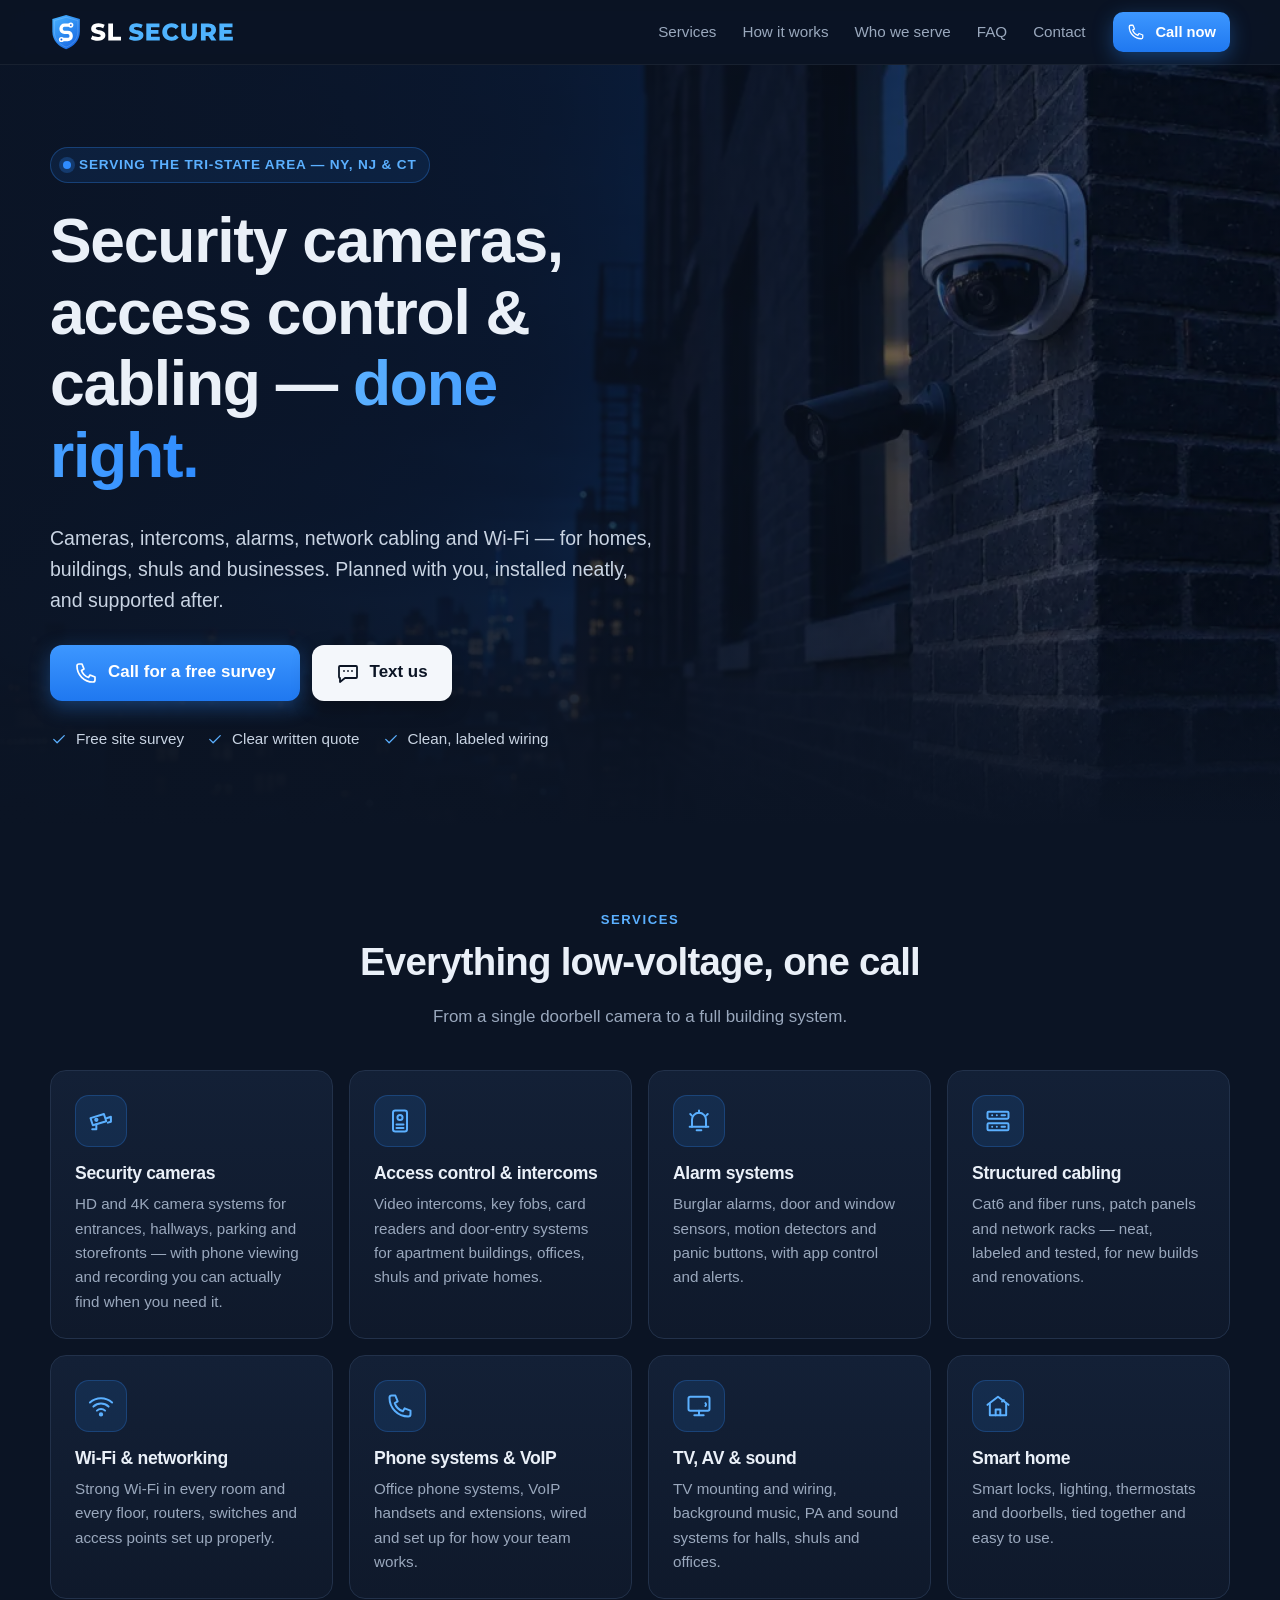
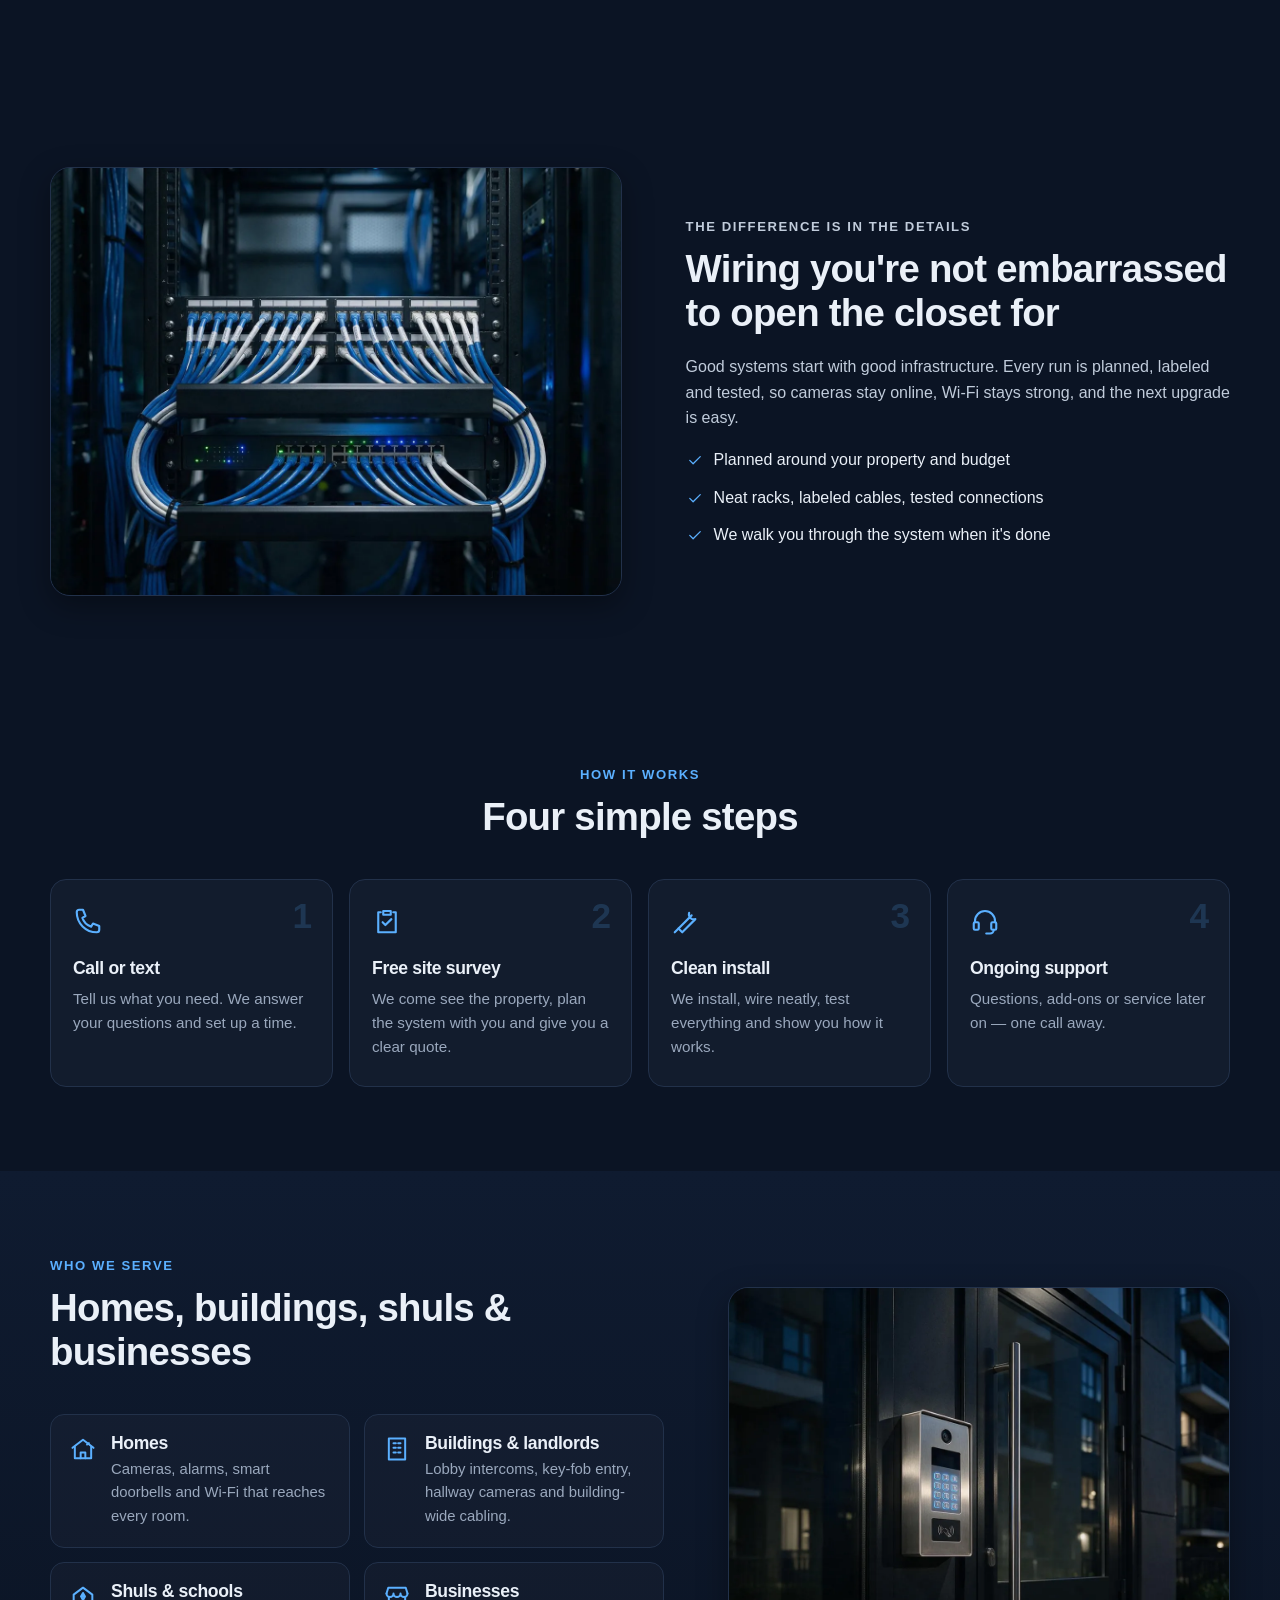
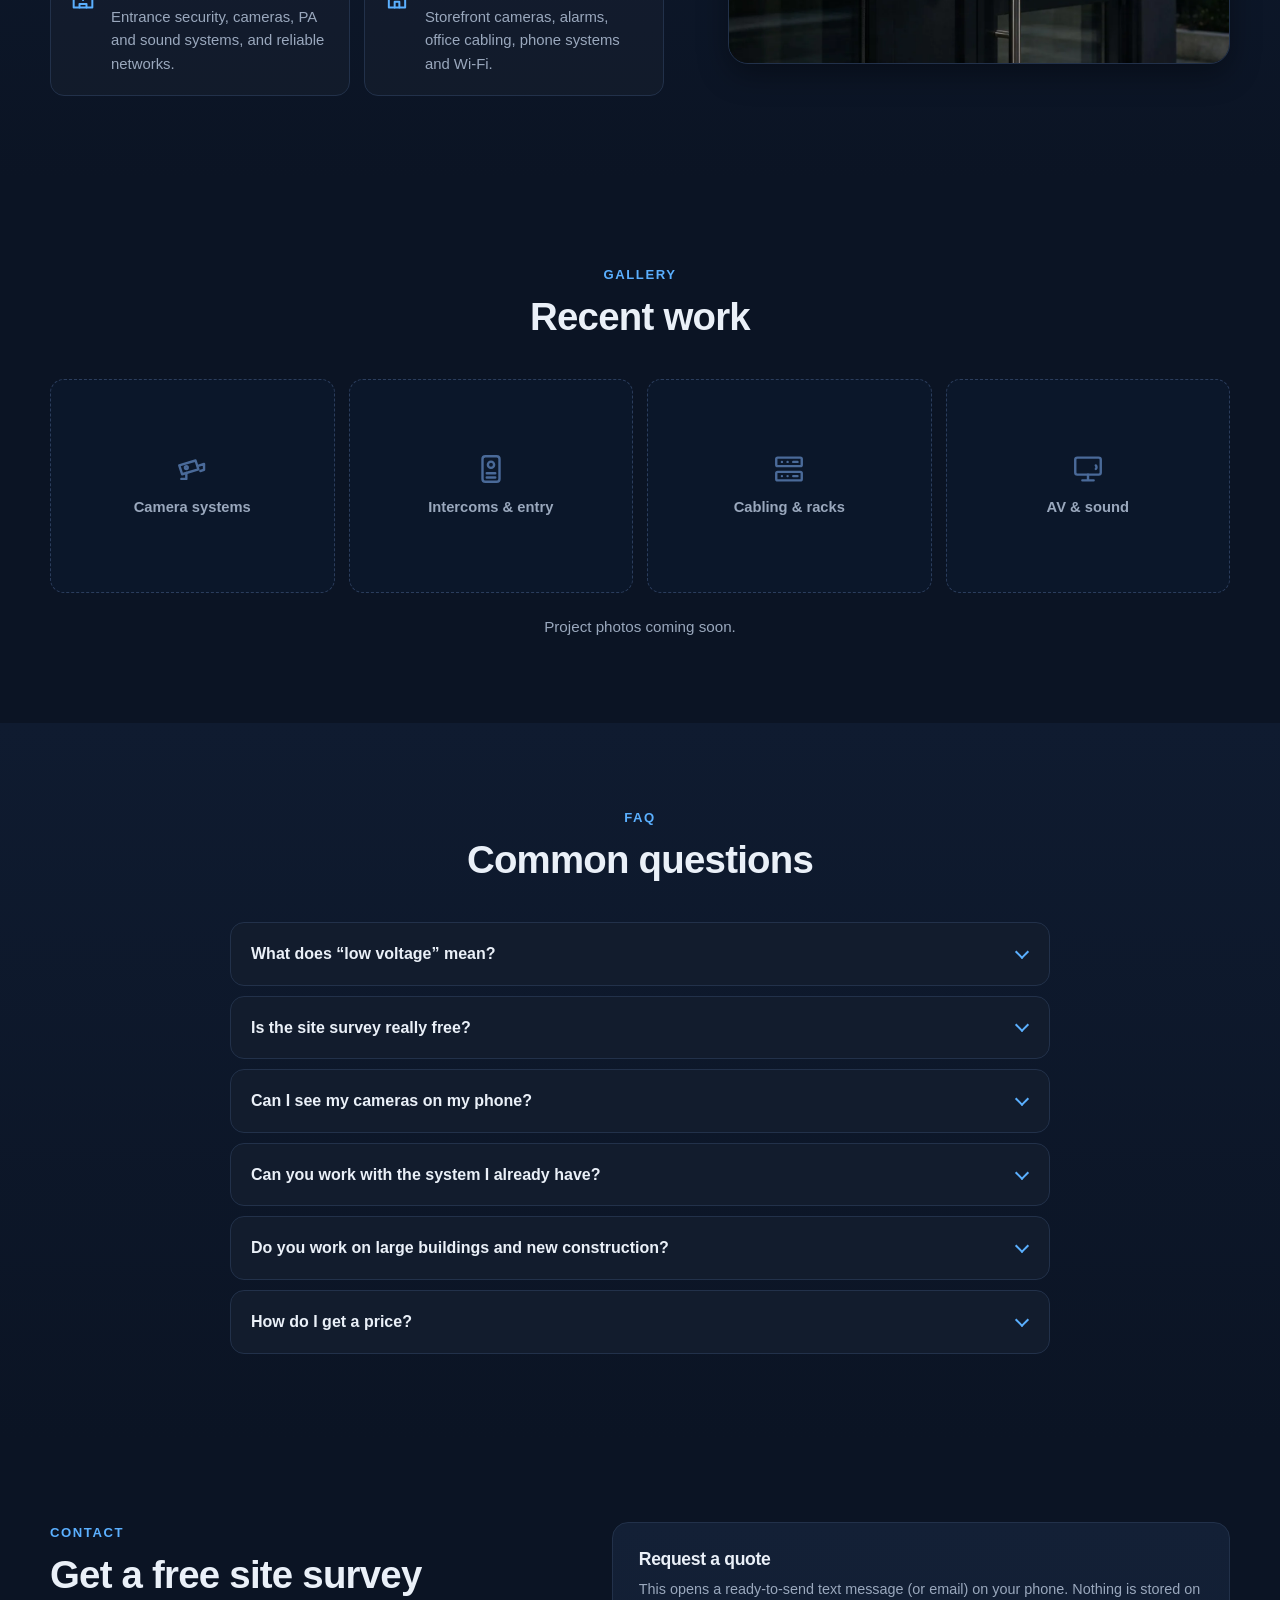
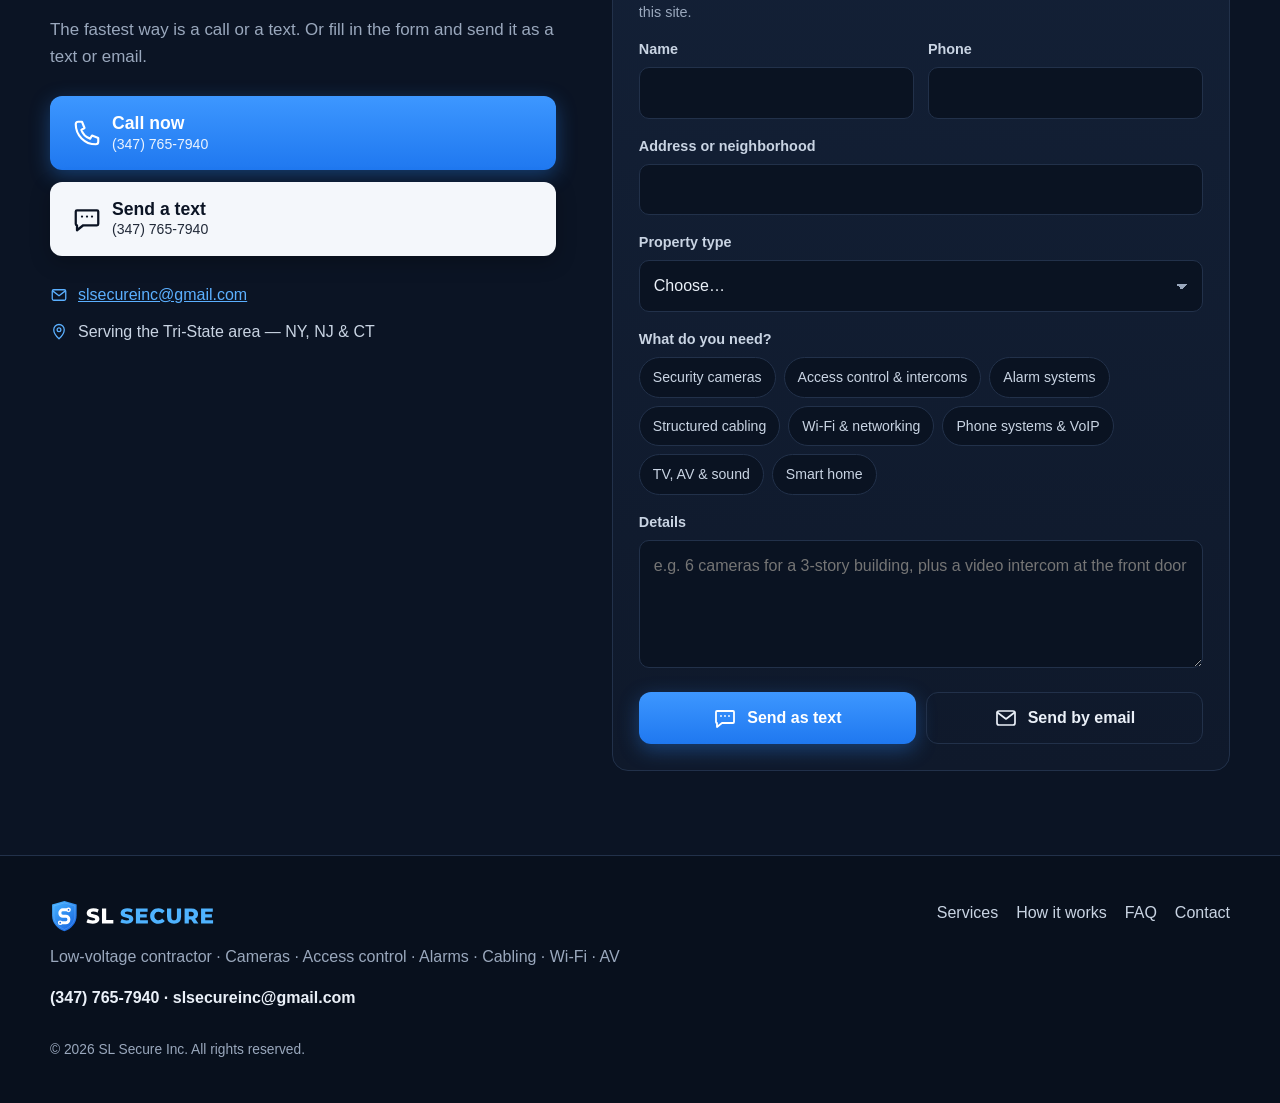
<file: index.html>
<!doctype html>
<html lang="en">
<head>
<meta charset="utf-8">
<meta name="viewport" content="width=device-width, initial-scale=1, viewport-fit=cover">
<title>SL Secure — Cameras, Alarms, Intercoms &amp; Cabling | Tri-State Area</title>
<meta name="description" content="SL Secure is a low-voltage contractor serving the Tri-State area (NY, NJ, CT): all low voltage — security cameras, alarm systems, intercoms and access control, structured cabling, Wi-Fi, phone systems, AV and smart home. Free site survey — call or text (347) 765-7940.">
<meta name="theme-color" content="#0B1424">
<link rel="canonical" href="./">
<link rel="icon" href="favicon.svg" type="image/svg+xml">
<link rel="icon" href="assets/img/favicon-32.png" sizes="32x32" type="image/png">
<link rel="apple-touch-icon" href="assets/img/apple-touch-icon.png">
<meta property="og:type" content="website">
<meta property="og:site_name" content="SL Secure">
<meta property="og:title" content="SL Secure — Security Cameras, Access Control &amp; Cabling">
<meta property="og:description" content="Security cameras, access control, intercoms, alarms, cabling and Wi-Fi — done right. Free site survey.">
<meta property="og:image" content="assets/img/og-image.jpg">
<meta property="og:image:width" content="1200">
<meta property="og:image:height" content="630">
<meta name="twitter:card" content="summary_large_image">
<link rel="preload" as="image" href="assets/img/hero.webp" type="image/webp">
<link rel="stylesheet" href="styles.css">
<script type="application/ld+json" id="ld-business">{"@context": "https://schema.org", "@type": "LocalBusiness", "name": "SL Secure", "legalName": "SL Secure Inc.", "telephone": "+1-347-765-7940", "email": "slsecureinc@gmail.com", "areaServed": ["New York", "New Jersey", "Connecticut"], "address": {"@type": "PostalAddress", "addressLocality": "Brooklyn", "addressRegion": "NY", "addressCountry": "US"}, "image": "assets/img/og-image.jpg"}</script>
<script src="site.config.js"></script>
</head>
<body>
<svg width="0" height="0" style="position:absolute" aria-hidden="true"><symbol id="i-camera" viewBox="0 0 24 24" fill="none" stroke="currentColor" stroke-width="1.7" stroke-linecap="round" stroke-linejoin="round"><path d="M3 9.5 14.5 6l2 6.2L5 15.7z"/><path d="M16.8 9.6l3.7-1.2v4.2l-2.6.8"/><path d="M8 14.8V19H4.5"/><circle cx="8" cy="11" r="1"/></symbol><symbol id="i-access" viewBox="0 0 24 24" fill="none" stroke="currentColor" stroke-width="1.7" stroke-linecap="round" stroke-linejoin="round"><rect x="6" y="3" width="12" height="18" rx="2"/><circle cx="12" cy="9" r="2.2"/><path d="M9 15h6M9 18h6"/></symbol><symbol id="i-alarm" viewBox="0 0 24 24" fill="none" stroke="currentColor" stroke-width="1.7" stroke-linecap="round" stroke-linejoin="round"><path d="M6 17V11a6 6 0 0 1 12 0v6"/><path d="M4 17h16"/><path d="M10 20h4"/><path d="M12 3v2M4.5 6l1.4 1.4M19.5 6l-1.4 1.4"/></symbol><symbol id="i-cable" viewBox="0 0 24 24" fill="none" stroke="currentColor" stroke-width="1.7" stroke-linecap="round" stroke-linejoin="round"><rect x="3" y="4" width="18" height="6" rx="1"/><rect x="3" y="14" width="18" height="6" rx="1"/><path d="M7 7h.01M11 7h.01M7 17h.01M11 17h.01M15 7h3M15 17h3"/></symbol><symbol id="i-wifi" viewBox="0 0 24 24" fill="none" stroke="currentColor" stroke-width="1.7" stroke-linecap="round" stroke-linejoin="round"><path d="M2.5 9a14 14 0 0 1 19 0"/><path d="M5.5 12.5a9.5 9.5 0 0 1 13 0"/><path d="M8.5 16a5 5 0 0 1 7 0"/><circle cx="12" cy="19.2" r="1"/></symbol><symbol id="i-phone" viewBox="0 0 24 24" fill="none" stroke="currentColor" stroke-width="1.7" stroke-linecap="round" stroke-linejoin="round"><path d="M5 3h3l2 5-2.5 1.5a11 11 0 0 0 7 7L16 14l5 2v3a2 2 0 0 1-2 2A16 16 0 0 1 3 5a2 2 0 0 1 2-2z"/></symbol><symbol id="i-tv" viewBox="0 0 24 24" fill="none" stroke="currentColor" stroke-width="1.7" stroke-linecap="round" stroke-linejoin="round"><rect x="3" y="4" width="18" height="12" rx="1.5"/><path d="M8 20h8M12 16v4"/><path d="M17.5 9.5c.7.7.7 1.8 0 2.5"/></symbol><symbol id="i-home" viewBox="0 0 24 24" fill="none" stroke="currentColor" stroke-width="1.7" stroke-linecap="round" stroke-linejoin="round"><path d="M3 11 12 4l9 7"/><path d="M5 10v10h14V10"/><path d="M10 20v-5h4v5"/><path d="M15.5 8.2 17 7"/></symbol><symbol id="i-building" viewBox="0 0 24 24" fill="none" stroke="currentColor" stroke-width="1.7" stroke-linecap="round" stroke-linejoin="round"><rect x="5" y="3" width="14" height="18"/><path d="M9 7h2M13 7h2M9 11h2M13 11h2M9 15h2M13 15h2"/></symbol><symbol id="i-shul" viewBox="0 0 24 24" fill="none" stroke="currentColor" stroke-width="1.7" stroke-linecap="round" stroke-linejoin="round"><path d="M4 21V10l8-6 8 6v11z"/><path d="M12 8.5l1.7 3h-3.4z M12 14.5l-1.7-3h3.4z"/><path d="M9 21v-3h6v3"/></symbol><symbol id="i-store" viewBox="0 0 24 24" fill="none" stroke="currentColor" stroke-width="1.7" stroke-linecap="round" stroke-linejoin="round"><path d="M3 9l1.5-5h15L21 9"/><path d="M3 9a3 3 0 0 0 6 0 3 3 0 0 0 6 0 3 3 0 0 0 6 0"/><path d="M5 12v9h14v-9"/><path d="M10 21v-5h4v5"/></symbol><symbol id="i-call" viewBox="0 0 24 24" fill="none" stroke="currentColor" stroke-width="1.7" stroke-linecap="round" stroke-linejoin="round"><path d="M5 3h3l2 5-2.5 1.5a11 11 0 0 0 7 7L16 14l5 2v3a2 2 0 0 1-2 2A16 16 0 0 1 3 5a2 2 0 0 1 2-2z"/></symbol><symbol id="i-survey" viewBox="0 0 24 24" fill="none" stroke="currentColor" stroke-width="1.7" stroke-linecap="round" stroke-linejoin="round"><path d="M9 4h6v3H9z"/><path d="M7 5H5v16h14V5h-2"/><path d="M8.5 13l2.2 2.2L15.5 10.5"/></symbol><symbol id="i-tools" viewBox="0 0 24 24" fill="none" stroke="currentColor" stroke-width="1.7" stroke-linecap="round" stroke-linejoin="round"><path d="M14.5 5.5a4 4 0 0 0 5 5L12 18l-3 3-3-3 3-3 7.5-7.5"/><path d="M3 21l3-3"/></symbol><symbol id="i-support" viewBox="0 0 24 24" fill="none" stroke="currentColor" stroke-width="1.7" stroke-linecap="round" stroke-linejoin="round"><path d="M4 13v-1a8 8 0 0 1 16 0v1"/><rect x="3" y="13" width="4" height="6" rx="1"/><rect x="17" y="13" width="4" height="6" rx="1"/><path d="M19 19a3 3 0 0 1-3 3h-3"/></symbol><symbol id="i-check" viewBox="0 0 24 24" fill="none" stroke="currentColor" stroke-width="1.7" stroke-linecap="round" stroke-linejoin="round"><path d="M5 12.5l4.5 4.5L19 7.5"/></symbol><symbol id="i-mail" viewBox="0 0 24 24" fill="none" stroke="currentColor" stroke-width="1.7" stroke-linecap="round" stroke-linejoin="round"><rect x="3" y="5" width="18" height="14" rx="2"/><path d="M3.5 6.5 12 13l8.5-6.5"/></symbol><symbol id="i-pin" viewBox="0 0 24 24" fill="none" stroke="currentColor" stroke-width="1.7" stroke-linecap="round" stroke-linejoin="round"><path d="M12 21s7-6.2 7-12a7 7 0 0 0-14 0c0 5.8 7 12 7 12z"/><circle cx="12" cy="9" r="2.5"/></symbol><symbol id="i-clock" viewBox="0 0 24 24" fill="none" stroke="currentColor" stroke-width="1.7" stroke-linecap="round" stroke-linejoin="round"><circle cx="12" cy="12" r="9"/><path d="M12 7v5l3 2"/></symbol><symbol id="i-photo" viewBox="0 0 24 24" fill="none" stroke="currentColor" stroke-width="1.7" stroke-linecap="round" stroke-linejoin="round"><rect x="3" y="5" width="18" height="14" rx="2"/><circle cx="9" cy="10" r="2"/><path d="M21 16l-5-5-9 8"/></symbol><symbol id="i-sms" viewBox="0 0 24 24" fill="none" stroke="currentColor" stroke-width="1.8" stroke-linecap="round" stroke-linejoin="round"><path d="M4 5h16a1 1 0 0 1 1 1v10a1 1 0 0 1-1 1H9l-5 4v-4H4a1 1 0 0 1-1-1V6a1 1 0 0 1 1-1z"/><path d="M8 10h.01M12 10h.01M16 10h.01"/></symbol></svg>
<a class="skip" href="#main">Skip to content</a>
<header class="topbar" id="top">
  <div class="wrap topbar-in">
    <a class="brand" href="#top" aria-label="SL Secure home"><img data-logo src="assets/img/logo.svg" alt="SL Secure" width="185" height="36"></a>
    <nav class="nav" aria-label="Main">
      <a href="#services">Services</a><a href="#how">How it works</a><a href="#who">Who we serve</a><a href="#faq">FAQ</a><a href="#contact">Contact</a>
    </nav>
    <a class="btn btn-sm btn-accent" data-tel href="tel:+13477657940"><svg class="ico-s" aria-hidden="true"><use href="#i-call"/></svg><span>Call now</span></a>
  </div>
</header>

<main id="main">
<section class="hero">
  <picture class="hero-bg"><source srcset="assets/img/hero.webp" type="image/webp"><img src="assets/img/hero.jpg" alt="" width="1088" height="608" fetchpriority="high"></picture>
  <div class="wrap hero-in">
    <p class="eyebrow"><span class="dot"></span><span data-area>Low-voltage contractor</span></p>
    <h1>Security cameras, access control &amp; cabling — <span class="hl">done right.</span></h1>
    <p class="lead">Cameras, intercoms, alarms, network cabling and Wi-Fi — for homes, buildings, shuls and businesses. Planned with you, installed neatly, and supported after.</p>
    <div class="cta-row">
      <a class="btn btn-accent btn-lg" data-tel href="tel:+13477657940"><svg class="ico" aria-hidden="true"><use href="#i-call"/></svg><span>Call for a free survey</span></a>
      <a class="btn btn-alt btn-lg" data-sms href="sms:+13477657940"><svg class="ico" aria-hidden="true"><use href="#i-sms"/></svg><span>Text us</span></a>
    </div>
    <ul class="ticks">
      <li><svg class="ico-s" aria-hidden="true"><use href="#i-check"/></svg>Free site survey</li>
      <li><svg class="ico-s" aria-hidden="true"><use href="#i-check"/></svg>Clear written quote</li>
      <li><svg class="ico-s" aria-hidden="true"><use href="#i-check"/></svg>Clean, labeled wiring</li>
    </ul>
  </div>
</section>

<section class="section" id="services">
  <div class="wrap">
    <div class="sec-head"><p class="kicker">Services</p><h2>Everything low-voltage, one call</h2><p class="sub">From a single doorbell camera to a full building system.</p></div>
    <ul class="grid svc-grid"><li class="card svc"><span class="svc-ico"><svg class="ico" aria-hidden="true"><use href="#i-camera"/></svg></span><h3>Security cameras</h3><p>HD and 4K camera systems for entrances, hallways, parking and storefronts — with phone viewing and recording you can actually find when you need it.</p></li><li class="card svc"><span class="svc-ico"><svg class="ico" aria-hidden="true"><use href="#i-access"/></svg></span><h3>Access control & intercoms</h3><p>Video intercoms, key fobs, card readers and door-entry systems for apartment buildings, offices, shuls and private homes.</p></li><li class="card svc"><span class="svc-ico"><svg class="ico" aria-hidden="true"><use href="#i-alarm"/></svg></span><h3>Alarm systems</h3><p>Burglar alarms, door and window sensors, motion detectors and panic buttons, with app control and alerts.</p></li><li class="card svc"><span class="svc-ico"><svg class="ico" aria-hidden="true"><use href="#i-cable"/></svg></span><h3>Structured cabling</h3><p>Cat6 and fiber runs, patch panels and network racks — neat, labeled and tested, for new builds and renovations.</p></li><li class="card svc"><span class="svc-ico"><svg class="ico" aria-hidden="true"><use href="#i-wifi"/></svg></span><h3>Wi-Fi & networking</h3><p>Strong Wi-Fi in every room and every floor, routers, switches and access points set up properly.</p></li><li class="card svc"><span class="svc-ico"><svg class="ico" aria-hidden="true"><use href="#i-phone"/></svg></span><h3>Phone systems & VoIP</h3><p>Office phone systems, VoIP handsets and extensions, wired and set up for how your team works.</p></li><li class="card svc"><span class="svc-ico"><svg class="ico" aria-hidden="true"><use href="#i-tv"/></svg></span><h3>TV, AV & sound</h3><p>TV mounting and wiring, background music, PA and sound systems for halls, shuls and offices.</p></li><li class="card svc"><span class="svc-ico"><svg class="ico" aria-hidden="true"><use href="#i-home"/></svg></span><h3>Smart home</h3><p>Smart locks, lighting, thermostats and doorbells, tied together and easy to use.</p></li></ul>
  </div>
</section>

<section class="section feature">
  <div class="wrap feature-in">
    <div class="feature-media"><picture><source srcset="assets/img/rack.webp" type="image/webp"><img src="assets/img/rack.jpg" alt="Neatly organized network rack with labeled Cat6 patch cables" width="1200" height="900" loading="lazy"></picture></div>
    <div class="feature-copy">
      <p class="kicker">The difference is in the details</p>
      <h2>Wiring you're not embarrassed to open the closet for</h2>
      <p>Good systems start with good infrastructure. Every run is planned, labeled and tested, so cameras stay online, Wi-Fi stays strong, and the next upgrade is easy.</p>
      <ul class="list">
        <li><svg class="ico-s" aria-hidden="true"><use href="#i-check"/></svg>Planned around your property and budget</li>
        <li><svg class="ico-s" aria-hidden="true"><use href="#i-check"/></svg>Neat racks, labeled cables, tested connections</li>
        <li><svg class="ico-s" aria-hidden="true"><use href="#i-check"/></svg>We walk you through the system when it's done</li>
      </ul>
    </div>
  </div>
</section>

<section class="section" id="how">
  <div class="wrap">
    <div class="sec-head"><p class="kicker">How it works</p><h2>Four simple steps</h2></div>
    <ol class="steps"><li class="step"><span class="step-n">1</span><svg class="ico" aria-hidden="true"><use href="#i-call"/></svg><h3>Call or text</h3><p>Tell us what you need. We answer your questions and set up a time.</p></li><li class="step"><span class="step-n">2</span><svg class="ico" aria-hidden="true"><use href="#i-survey"/></svg><h3>Free site survey</h3><p>We come see the property, plan the system with you and give you a clear quote.</p></li><li class="step"><span class="step-n">3</span><svg class="ico" aria-hidden="true"><use href="#i-tools"/></svg><h3>Clean install</h3><p>We install, wire neatly, test everything and show you how it works.</p></li><li class="step"><span class="step-n">4</span><svg class="ico" aria-hidden="true"><use href="#i-support"/></svg><h3>Ongoing support</h3><p>Questions, add-ons or service later on — one call away.</p></li></ol>
  </div>
</section>

<section class="section alt" id="who">
  <div class="wrap who-in">
    <div>
      <div class="sec-head left"><p class="kicker">Who we serve</p><h2>Homes, buildings, shuls &amp; businesses</h2></div>
      <ul class="aud-list"><li class="aud"><svg class="ico" aria-hidden="true"><use href="#i-home"/></svg><div><h3>Homes</h3><p>Cameras, alarms, smart doorbells and Wi-Fi that reaches every room.</p></div></li><li class="aud"><svg class="ico" aria-hidden="true"><use href="#i-building"/></svg><div><h3>Buildings & landlords</h3><p>Lobby intercoms, key-fob entry, hallway cameras and building-wide cabling.</p></div></li><li class="aud"><svg class="ico" aria-hidden="true"><use href="#i-shul"/></svg><div><h3>Shuls & schools</h3><p>Entrance security, cameras, PA and sound systems, and reliable networks.</p></div></li><li class="aud"><svg class="ico" aria-hidden="true"><use href="#i-store"/></svg><div><h3>Businesses</h3><p>Storefront cameras, alarms, office cabling, phone systems and Wi-Fi.</p></div></li></ul>
    </div>
    <div class="who-media"><picture><source srcset="assets/img/intercom.webp" type="image/webp"><img src="assets/img/intercom.jpg" alt="Video intercom and key-fob reader beside a building entrance" width="1200" height="900" loading="lazy"></picture></div>
  </div>
</section>

<section class="section" id="gallery">
  <div class="wrap">
    <div class="sec-head"><p class="kicker">Gallery</p><h2>Recent work</h2></div>
    <ul class="gallery" data-gallery><li class="gal-ph"><svg class="ico" aria-hidden="true"><use href="#i-camera"/></svg><span>Camera systems</span></li><li class="gal-ph"><svg class="ico" aria-hidden="true"><use href="#i-access"/></svg><span>Intercoms & entry</span></li><li class="gal-ph"><svg class="ico" aria-hidden="true"><use href="#i-cable"/></svg><span>Cabling & racks</span></li><li class="gal-ph"><svg class="ico" aria-hidden="true"><use href="#i-tv"/></svg><span>AV & sound</span></li></ul>
    <p class="gal-note" data-gallery-note>Project photos coming soon.</p>
  </div>
</section>

<section class="section alt" id="faq">
  <div class="wrap narrow">
    <div class="sec-head"><p class="kicker">FAQ</p><h2>Common questions</h2></div>
    <div class="faqs"><details class="faq"><summary>What does “low voltage” mean?</summary><p>It covers the wiring and systems that run on low power: security cameras, intercoms, access control, alarms, network and phone cabling, Wi-Fi, TV and sound. Not regular electrical wiring.</p></details><details class="faq"><summary>Is the site survey really free?</summary><p>Yes. We come look at the property, talk through what you need and give you a quote. No obligation.</p></details><details class="faq"><summary>Can I see my cameras on my phone?</summary><p>Yes. Camera systems we install can be set up for live view and playback on your phone.</p></details><details class="faq"><summary>Can you work with the system I already have?</summary><p>Often, yes. Tell us what is there now and we will check what can be kept, upgraded or replaced.</p></details><details class="faq"><summary>Do you work on large buildings and new construction?</summary><p>Yes — from a single home to multi-unit buildings, offices, shuls and schools, including wiring for new builds and renovations.</p></details><details class="faq"><summary>How do I get a price?</summary><p>Call, text, or send the quote form below with a few details. We will get back to you to set up the free site survey.</p></details></div>
  </div>
</section>

<section class="section" id="contact">
  <div class="wrap contact-in">
    <div class="contact-copy">
      <p class="kicker">Contact</p>
      <h2>Get a free site survey</h2>
      <p class="sub">The fastest way is a call or a text. Or fill in the form and send it as a text or email.</p>
      <div class="big-btns">
        <a class="btn btn-accent btn-xl" data-tel href="tel:+13477657940"><svg class="ico" aria-hidden="true"><use href="#i-call"/></svg><span><b>Call now</b><small data-phone-text>(347) 765-7940</small></span></a>
        <a class="btn btn-alt btn-xl" data-sms href="sms:+13477657940"><svg class="ico" aria-hidden="true"><use href="#i-sms"/></svg><span><b>Send a text</b><small data-phone-text>(347) 765-7940</small></span></a>
      </div>
      <ul class="info">
        <li data-email-wrap hidden><svg class="ico-s" aria-hidden="true"><use href="#i-mail"/></svg><a data-email href="#"></a></li>
        <li data-area-wrap hidden><svg class="ico-s" aria-hidden="true"><use href="#i-pin"/></svg><span data-area></span></li>
        <li data-hours-wrap hidden><svg class="ico-s" aria-hidden="true"><use href="#i-clock"/></svg><span data-hours></span></li>
      </ul>
    </div>
    <form class="card quote" id="quote" novalidate>
      <h3>Request a quote</h3>
      <p class="form-note">This opens a ready-to-send text message (or email) on your phone. Nothing is stored on this site.</p>
      <div class="row2">
        <label class="field"><span>Name</span><input name="name" autocomplete="name" required></label>
        <label class="field"><span>Phone</span><input name="phone" type="tel" autocomplete="tel" inputmode="tel" required></label>
      </div>
      <label class="field"><span>Address or neighborhood</span><input name="location" autocomplete="street-address"></label>
      <label class="field"><span>Property type</span>
        <select name="property"><option value="">Choose…</option><option>Home</option><option>Apartment building</option><option>Shul / school</option><option>Business / office</option><option>New construction</option><option>Other</option></select>
      </label>
      <fieldset class="field"><legend>What do you need?</legend><div class="chips"><label class="chip"><input type="checkbox" name="services" value="Security cameras"><span>Security cameras</span></label><label class="chip"><input type="checkbox" name="services" value="Access control & intercoms"><span>Access control & intercoms</span></label><label class="chip"><input type="checkbox" name="services" value="Alarm systems"><span>Alarm systems</span></label><label class="chip"><input type="checkbox" name="services" value="Structured cabling"><span>Structured cabling</span></label><label class="chip"><input type="checkbox" name="services" value="Wi-Fi & networking"><span>Wi-Fi & networking</span></label><label class="chip"><input type="checkbox" name="services" value="Phone systems & VoIP"><span>Phone systems & VoIP</span></label><label class="chip"><input type="checkbox" name="services" value="TV, AV & sound"><span>TV, AV & sound</span></label><label class="chip"><input type="checkbox" name="services" value="Smart home"><span>Smart home</span></label></div></fieldset>
      <label class="field"><span>Details</span><textarea name="details" rows="4" placeholder="e.g. 6 cameras for a 3-story building, plus a video intercom at the front door"></textarea></label>
      <p class="form-err" role="alert" hidden>Please add your name and phone number.</p>
      <div class="form-btns">
        <button class="btn btn-accent" type="submit" data-send="sms"><svg class="ico" aria-hidden="true"><use href="#i-sms"/></svg><span>Send as text</span></button>
        <button class="btn btn-ghost" type="submit" data-send="email"><svg class="ico" aria-hidden="true"><use href="#i-mail"/></svg><span>Send by email</span></button>
      </div>
    </form>
  </div>
</section>
</main>

<footer class="footer">
  <div class="wrap footer-in">
    <div>
      <img data-logo src="assets/img/logo.svg" alt="SL Secure" width="165" height="32" loading="lazy">
      <p class="muted">Low-voltage contractor · Cameras · Access control · Alarms · Cabling · Wi-Fi · AV</p>
      <p class="foot-contact"><a data-tel href="tel:+13477657940"><span data-phone-label>(347) 765-7940</span></a><span data-email-wrap> · <a data-email href="mailto:slsecureinc@gmail.com">slsecureinc@gmail.com</a></span></p>
      <p class="muted small" data-license-wrap hidden data-license></p>
    </div>
    <nav class="foot-nav" aria-label="Footer"><a href="#services">Services</a><a href="#how">How it works</a><a href="#faq">FAQ</a><a href="#contact">Contact</a></nav>
    <p class="muted small copy">© <span data-year></span> <span data-legal>SL Secure Inc.</span> All rights reserved.</p>
  </div>
</footer>

<div class="dock" aria-label="Quick contact">
  <a class="btn btn-accent" data-tel href="tel:+13477657940"><svg class="ico" aria-hidden="true"><use href="#i-call"/></svg><span>Call</span></a>
  <a class="btn btn-alt" data-sms href="sms:+13477657940"><svg class="ico" aria-hidden="true"><use href="#i-sms"/></svg><span>Text</span></a>
</div>
<script src="script.js" defer></script>
</body>
</html>
</file>
<file: styles.css>
:root{
  --navy:#0B1424; --navy-2:#0F1B30; --char:#151E2E; --card:#121C2D; --line:#22314A;
  --text:#EAF0F8; --muted:#9AA8BD; --accent:#2F8CFF; --accent-2:#5BB0FF;
  --radius:16px; --shadow:0 10px 30px rgba(0,0,0,.35);
  --font:-apple-system,BlinkMacSystemFont,"Segoe UI",Roboto,"Helvetica Neue",Arial,"Noto Sans",sans-serif;
}
*,*::before,*::after{box-sizing:border-box}
html{scroll-behavior:smooth;-webkit-text-size-adjust:100%}
body{margin:0;background:var(--navy);color:var(--text);font:16px/1.6 var(--font);overflow-x:hidden;padding-bottom:76px}
img{max-width:100%;height:auto;display:block}
[hidden]{display:none!important}
a{color:var(--accent-2)}
h1,h2,h3{line-height:1.15;margin:0 0 .5em;letter-spacing:-.02em}
h1{font-size:clamp(2.1rem,6.2vw,3.9rem);font-weight:800}
h2{font-size:clamp(1.6rem,4vw,2.4rem);font-weight:800}
h3{font-size:1.1rem;font-weight:700}
p{margin:0 0 1em}
.wrap{width:min(1180px,100% - 40px);margin-inline:auto}
.narrow{width:min(820px,100% - 40px)}
.skip{position:absolute;left:-999px;top:8px;background:#fff;color:#000;padding:8px 12px;border-radius:8px;z-index:100}
.skip:focus{left:8px}
:focus-visible{outline:3px solid var(--accent-2);outline-offset:3px;border-radius:6px}
.ico{width:24px;height:24px;flex:none}
.ico-s{width:18px;height:18px;flex:none}

/* top bar */
.topbar{position:sticky;top:0;z-index:50;background:rgba(11,20,36,.86);backdrop-filter:saturate(140%) blur(12px);-webkit-backdrop-filter:saturate(140%) blur(12px);border-bottom:1px solid rgba(255,255,255,.06)}
.topbar-in{display:flex;align-items:center;gap:20px;height:64px}
.brand img{height:36px;width:auto;display:block}
.nav{display:none;gap:26px;margin-left:auto}
.nav a{color:var(--muted);text-decoration:none;font-weight:500;font-size:.95rem}
.nav a:hover{color:var(--text)}
.topbar .btn-sm{margin-left:auto}
@media(min-width:900px){.nav{display:flex}.topbar .btn-sm{margin-left:8px}}

/* buttons */
.btn{display:inline-flex;align-items:center;justify-content:center;gap:10px;border:0;border-radius:12px;padding:13px 20px;font:700 1rem/1.1 var(--font);text-decoration:none;cursor:pointer;color:#fff;transition:transform .15s,box-shadow .15s,background .15s;min-height:48px}
.btn:hover{transform:translateY(-1px)}
.btn:active{transform:translateY(0)}
.btn-accent{background:linear-gradient(180deg,#3D97FF,#1F78F0);box-shadow:0 6px 20px rgba(47,140,255,.35)}
.btn-accent:hover{box-shadow:0 8px 26px rgba(47,140,255,.5)}
.btn-alt{background:#F4F7FB;color:#0B1424;box-shadow:0 6px 20px rgba(0,0,0,.25)}
.btn-alt:hover{background:#fff}
.btn-ghost{background:transparent;border:1.5px solid var(--line);color:var(--text)}
.btn-ghost:hover{border-color:var(--accent)}
.btn-sm{padding:9px 14px;min-height:40px;font-size:.92rem;border-radius:10px}
.btn-lg{padding:16px 24px;font-size:1.06rem}
.btn-xl{padding:18px 22px;justify-content:flex-start;text-align:left;font-size:1.1rem;width:100%}
.btn-xl .ico{width:30px;height:30px}
.btn-xl span{display:flex;flex-direction:column;gap:3px}
.btn-xl small{font-weight:500;opacity:.9;font-size:.88rem}

/* hero */
.hero{position:relative;isolation:isolate;overflow:hidden;min-height:min(88vh,760px);display:flex;align-items:center;padding:72px 0 64px}
.hero-bg{position:absolute;inset:0;z-index:-2}
.hero-bg img{width:100%;height:100%;object-fit:cover;object-position:78% center}
.hero::before{content:"";position:absolute;inset:0;z-index:-1;background:linear-gradient(90deg,rgba(11,20,36,.97) 0%,rgba(11,20,36,.86) 42%,rgba(11,20,36,.35) 100%),linear-gradient(0deg,var(--navy) 0%,rgba(11,20,36,0) 30%)}
@media(max-width:720px){.hero::before{background:linear-gradient(180deg,rgba(11,20,36,.72) 0%,rgba(11,20,36,.9) 55%,var(--navy) 100%)}.hero{align-items:flex-end;min-height:auto;padding:110px 0 48px}}
.hero-in{max-width:1180px}
.hero h1{max-width:16ch}
.hl{background:linear-gradient(90deg,#5BB0FF,#2F8CFF);-webkit-background-clip:text;background-clip:text;color:transparent}
.eyebrow{display:inline-flex;align-items:center;gap:8px;font-size:.85rem;font-weight:600;letter-spacing:.06em;text-transform:uppercase;color:var(--accent-2);background:rgba(47,140,255,.1);border:1px solid rgba(47,140,255,.3);padding:6px 12px;border-radius:999px;margin-bottom:22px}
.dot{width:8px;height:8px;border-radius:50%;background:var(--accent);box-shadow:0 0 0 4px rgba(47,140,255,.25)}
.lead{font-size:clamp(1.05rem,2.2vw,1.22rem);color:#C9D4E3;max-width:56ch;margin-bottom:28px}
.cta-row{display:flex;flex-wrap:wrap;gap:12px}
@media(max-width:520px){.cta-row .btn{width:100%}}
.ticks{display:flex;flex-wrap:wrap;gap:10px 22px;list-style:none;padding:0;margin:26px 0 0;color:#C9D4E3;font-weight:500;font-size:.95rem}
.ticks li{display:flex;align-items:center;gap:8px}
.ticks .ico-s,.list .ico-s{color:var(--accent-2)}

/* sections */
.section{padding:84px 0;scroll-margin-top:64px}
.section.alt{background:linear-gradient(180deg,var(--navy-2),var(--navy))}
@media(max-width:720px){.section{padding:60px 0}}
.sec-head{text-align:center;max-width:680px;margin:0 auto 40px}
.sec-head.left{text-align:left;margin-left:0}
.kicker{color:var(--accent-2);font-weight:700;font-size:.82rem;letter-spacing:.12em;text-transform:uppercase;margin-bottom:10px}
.sub{color:var(--muted);font-size:1.06rem}
.grid{list-style:none;padding:0;margin:0;display:grid;gap:16px}
.svc-grid{grid-template-columns:1fr}
@media(min-width:600px){.svc-grid{grid-template-columns:repeat(2,1fr)}}
@media(min-width:1000px){.svc-grid{grid-template-columns:repeat(4,1fr)}}
.card{background:linear-gradient(180deg,#132036,#0F192B);border:1px solid var(--line);border-radius:var(--radius)}
.svc{padding:24px;transition:border-color .2s,transform .2s}
.svc:hover{border-color:rgba(47,140,255,.6);transform:translateY(-2px)}
.svc-ico{display:grid;place-items:center;width:52px;height:52px;border-radius:14px;background:rgba(47,140,255,.12);color:var(--accent-2);margin-bottom:16px;border:1px solid rgba(47,140,255,.25)}
.svc-ico .ico{width:28px;height:28px}
.svc p{color:var(--muted);font-size:.95rem;margin:0}
@media(max-width:599px){.svc{display:grid;grid-template-columns:52px 1fr;column-gap:16px;padding:18px}.svc-ico{grid-row:span 2;margin:0}.svc h3{margin:.15em 0 .3em}}

/* feature */
.feature-in,.who-in,.contact-in{min-width:0}
.feature-in,.who-in{display:grid;gap:40px;align-items:center}
.feature-in>*,.who-in>*,.contact-in>*{min-width:0}
@media(min-width:900px){.feature-in{grid-template-columns:1.05fr 1fr;gap:64px}.who-in{grid-template-columns:1.1fr .9fr;gap:64px}}
.feature-media img,.who-media img{border-radius:20px;box-shadow:var(--shadow);border:1px solid var(--line);aspect-ratio:4/3;object-fit:cover;width:100%}
.feature-copy p{color:#C1CCDB}
.list{list-style:none;padding:0;margin:0;display:grid;gap:12px}
.list li{display:flex;gap:10px;align-items:flex-start}
.list .ico-s{margin-top:4px}

/* steps */
.steps{list-style:none;padding:0;margin:0;display:grid;gap:16px;grid-template-columns:1fr;counter-reset:s}
@media(min-width:640px){.steps{grid-template-columns:repeat(2,1fr)}}
@media(min-width:1000px){.steps{grid-template-columns:repeat(4,1fr)}}
.step{position:relative;padding:26px 22px;border-radius:var(--radius);background:var(--card);border:1px solid var(--line)}
.step .ico{width:30px;height:30px;color:var(--accent-2);margin-bottom:14px}
.step p{color:var(--muted);font-size:.95rem;margin:0}
.step-n{position:absolute;top:18px;right:20px;font-weight:800;font-size:2.2rem;line-height:1;color:rgba(91,176,255,.18)}

/* audiences */
.aud-list{list-style:none;padding:0;margin:0;display:grid;gap:14px}
@media(min-width:600px){.aud-list{grid-template-columns:repeat(2,1fr)}}
.aud{display:flex;gap:14px;padding:18px;border-radius:14px;background:rgba(255,255,255,.025);border:1px solid var(--line)}
.aud>.ico{width:28px;height:28px;color:var(--accent-2);margin-top:2px}
.aud h3{margin-bottom:.25em}
.aud p{color:var(--muted);font-size:.93rem;margin:0}

/* gallery */
.gallery{list-style:none;padding:0;margin:0;display:grid;gap:14px;grid-template-columns:repeat(2,1fr)}
@media(min-width:900px){.gallery{grid-template-columns:repeat(4,1fr)}}
.gal-ph{aspect-ratio:4/3;border-radius:14px;border:1.5px dashed #2B3D5C;display:flex;flex-direction:column;align-items:center;justify-content:center;gap:10px;color:var(--muted);font-weight:600;font-size:.92rem;text-align:center;padding:10px;background:rgba(47,140,255,.03)}
.gal-ph .ico{width:34px;height:34px;color:#4A6A99}
.gal-item{margin:0}
.gal-item img{border-radius:14px;aspect-ratio:4/3;object-fit:cover;width:100%;border:1px solid var(--line)}
.gal-item figcaption{color:var(--muted);font-size:.88rem;margin-top:8px}
.gal-note{text-align:center;color:var(--muted);margin:22px 0 0;font-size:.95rem}

/* faq */
.faqs{display:grid;gap:10px}
.faq{background:var(--card);border:1px solid var(--line);border-radius:14px;padding:0 20px}
.faq summary{cursor:pointer;list-style:none;padding:18px 30px 18px 0;font-weight:700;position:relative}
.faq summary::-webkit-details-marker{display:none}
.faq summary::after{content:"";position:absolute;right:2px;top:50%;width:10px;height:10px;border-right:2px solid var(--accent-2);border-bottom:2px solid var(--accent-2);transform:translateY(-70%) rotate(45deg);transition:transform .2s}
.faq[open] summary::after{transform:translateY(-30%) rotate(-135deg)}
.faq p{color:var(--muted);margin:0 0 18px}

/* contact */
.contact-in{display:grid;gap:36px}
@media(min-width:960px){.contact-in{grid-template-columns:.9fr 1.1fr;gap:56px;align-items:start}}
.big-btns{display:grid;gap:12px;margin:26px 0}
.info{list-style:none;padding:0;margin:0;display:grid;gap:12px;color:#C9D4E3}
.info li{display:flex;align-items:center;gap:10px}
.info .ico-s{color:var(--accent-2)}
.quote{padding:26px}
@media(max-width:520px){.quote{padding:20px}}
.form-note{color:var(--muted);font-size:.9rem}
.row2{display:grid;gap:0 14px}
@media(min-width:560px){.row2{grid-template-columns:1fr 1fr}}
.field{display:block;margin:0 0 16px;border:0;padding:0;min-width:0}
.field>span,.field legend{display:block;font-weight:600;font-size:.9rem;margin-bottom:6px;color:#C9D4E3;padding:0}
input,select,textarea{width:100%;font:inherit;font-size:16px;color:var(--text);background:#0A1322;border:1.5px solid var(--line);border-radius:10px;padding:12px 14px;transition:border-color .15s}
input:focus,select:focus,textarea:focus{outline:none;border-color:var(--accent);box-shadow:0 0 0 3px rgba(47,140,255,.2)}
textarea{resize:vertical}
select{appearance:none;background-image:linear-gradient(45deg,transparent 50%,#9AA8BD 50%),linear-gradient(135deg,#9AA8BD 50%,transparent 50%);background-position:calc(100% - 20px) 52%,calc(100% - 14px) 52%;background-size:6px 6px;background-repeat:no-repeat}
.chips{display:flex;flex-wrap:wrap;gap:8px}
.chip{position:relative;cursor:pointer}
.chip input{position:absolute;opacity:0;width:1px;height:1px}
.chip span{display:inline-block;padding:8px 13px;border-radius:999px;border:1.5px solid var(--line);font-size:.88rem;font-weight:500;color:#C9D4E3;background:#0A1322;transition:all .15s}
.chip input:checked+span{background:rgba(47,140,255,.18);border-color:var(--accent);color:#fff}
.chip input:focus-visible+span{outline:3px solid var(--accent-2);outline-offset:2px}
.form-err{color:#FF8A8A;font-weight:600;font-size:.92rem}
.form-btns{display:grid;gap:10px}
@media(min-width:560px){.form-btns{grid-template-columns:1fr 1fr}}

/* footer */
.footer{border-top:1px solid var(--line);padding:44px 0 28px;background:#08101D}
.footer-in{display:grid;gap:22px}
@media(min-width:800px){.footer-in{grid-template-columns:1fr auto;align-items:start}.copy{grid-column:1/-1}}
.footer img{height:32px;width:auto;margin-bottom:12px}
.muted{color:var(--muted)}
.small{font-size:.86rem}
.foot-nav{display:flex;flex-wrap:wrap;gap:18px}
.foot-nav a{color:#C9D4E3;text-decoration:none}
.foot-nav a:hover{color:#fff}

/* mobile dock */
.dock{position:fixed;left:0;right:0;bottom:0;z-index:60;display:grid;grid-template-columns:1fr 1fr;gap:10px;padding:10px 12px calc(10px + env(safe-area-inset-bottom));background:rgba(8,16,29,.92);backdrop-filter:blur(12px);-webkit-backdrop-filter:blur(12px);border-top:1px solid rgba(255,255,255,.08)}
.dock .btn{min-height:50px}
@media(min-width:900px){.dock{display:none}body{padding-bottom:0}}
@media(prefers-reduced-motion:reduce){html{scroll-behavior:auto}*{transition:none!important}}
.foot-contact{margin:0 0 6px;font-weight:600}.foot-contact a{color:#EAF0F8;text-decoration:none}.foot-contact a:hover{color:var(--accent-2)}
</file>
